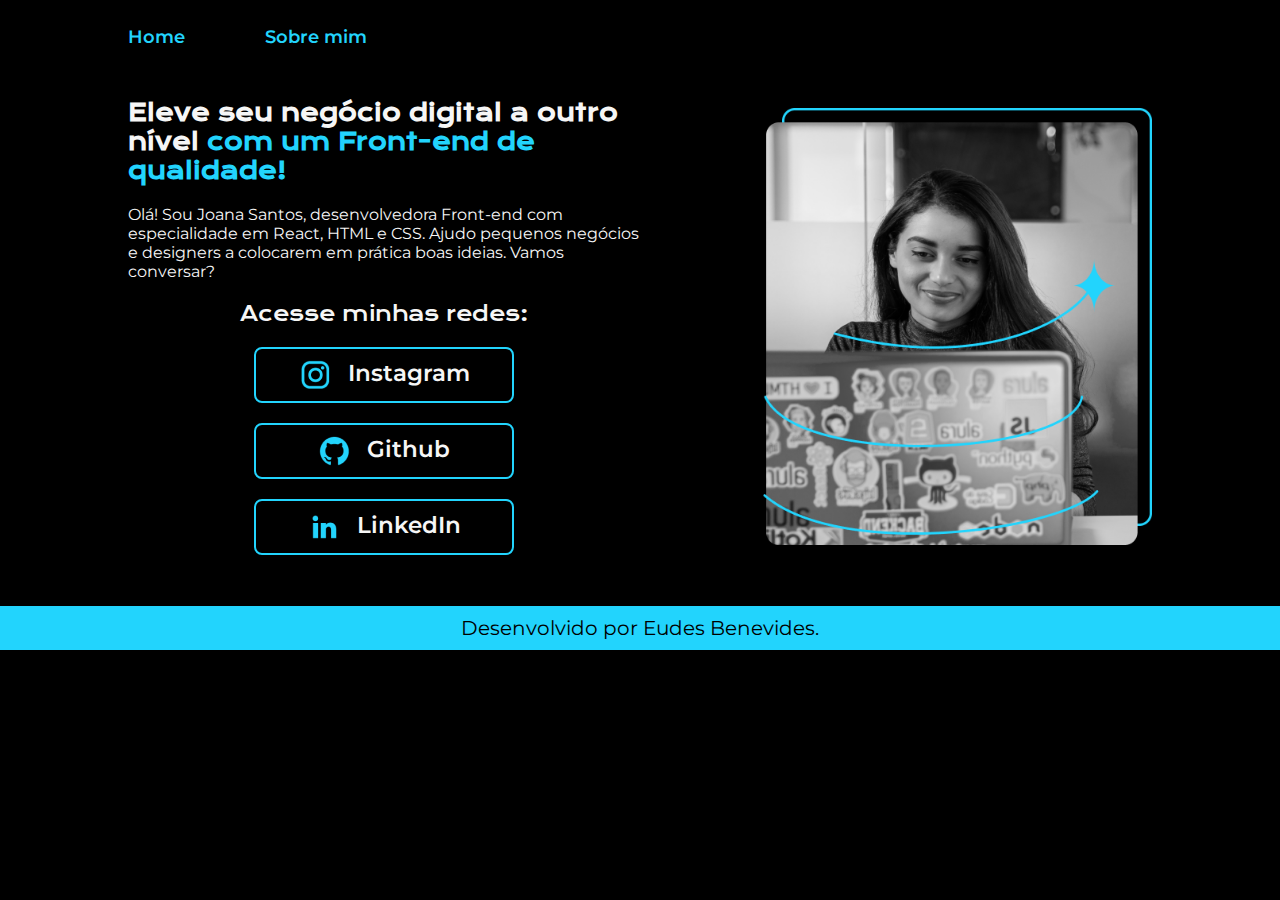
<file: A-partir-do- zero-HTML-e-CSS-para-projetos-web/index.html>
<!DOCTYPE html>
<html lang="pt-br">
<head>
    <meta charset="UTF-8">
    <meta name="viewport" content="width=device-width, initial-scale=1.0">
    <link rel="stylesheet" href="css/style.css">
    <title>Portfolio</title>
</head>
<body>

    <header class="cabecalho">
        <nav class="cabecalho__menu">
            <a class="cabecalho__menu__link" href="index.html">Home</a>
            <a class="cabecalho__menu__link" href="about.html">Sobre mim</a>
        </nav>
    </header>

    <main class="apresentacao">

        <section class="apresentacao__conteudo">
            <h1 class="apresentacao__conteudo__titulo">Eleve seu negócio digital a outro nível <strong class="titulo-destaque">com um Front-end de qualidade!</strong></h1>

            <p class="apresentacao__conteudo__texto">Olá! Sou Joana Santos, desenvolvedora Front-end com especialidade em React, HTML e CSS. Ajudo pequenos negócios e designers a colocarem em prática boas ideias. Vamos conversar?</p>

                <div class="apresentacao__links">
                    
                    <h2 class="apresentacao__links__subtitulo">Acesse minhas redes:</h2>

                    <a class="apresentacao__links__link" href="https://www.instagram.com/mecstitch/" target="_blank">
                        <img src="img/instagram.png" alt="Logo instagram">    
                            Instagram
                    </a>
                    <a class="apresentacao__links__link" href="https://github.com/MecStitch" target="_blank">
                        <img src="img/github.png" alt="Logo Github">
                            Github
                    </a>
                    <a class="apresentacao__links__link" href="https://www.linkedin.com/in/eudes-benevides/" target="_blank">
                        <img src="img/linkedin.png" alt="Logo LinkedIn">
                            LinkedIn
                    </a>
                </div>
        </section>

        <img class="texto__imagem" src="img/Imagem.png" alt="Foto uma mulher usando o computador">

    </main>

    <footer class="rodape">
        <p>Desenvolvido por Eudes Benevides.</p>
    </footer>
    
</body>
</html>
</file>
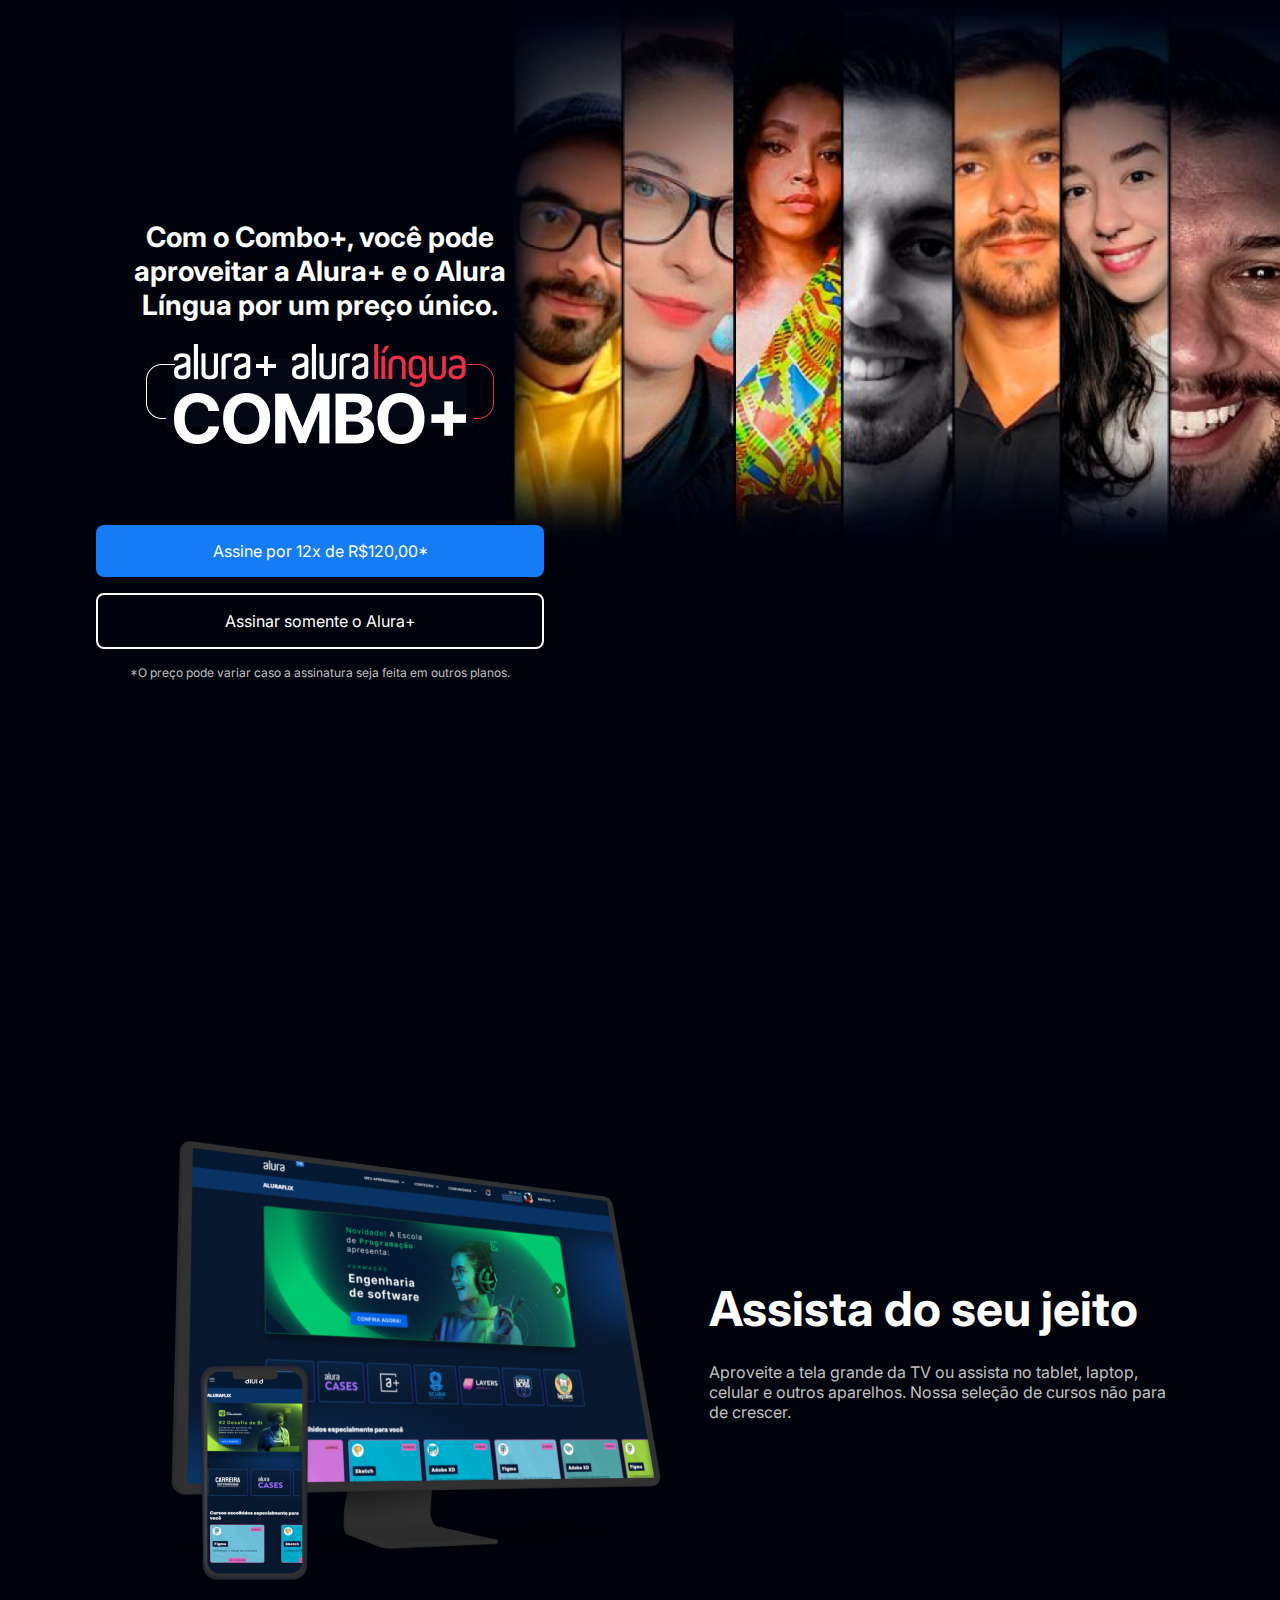
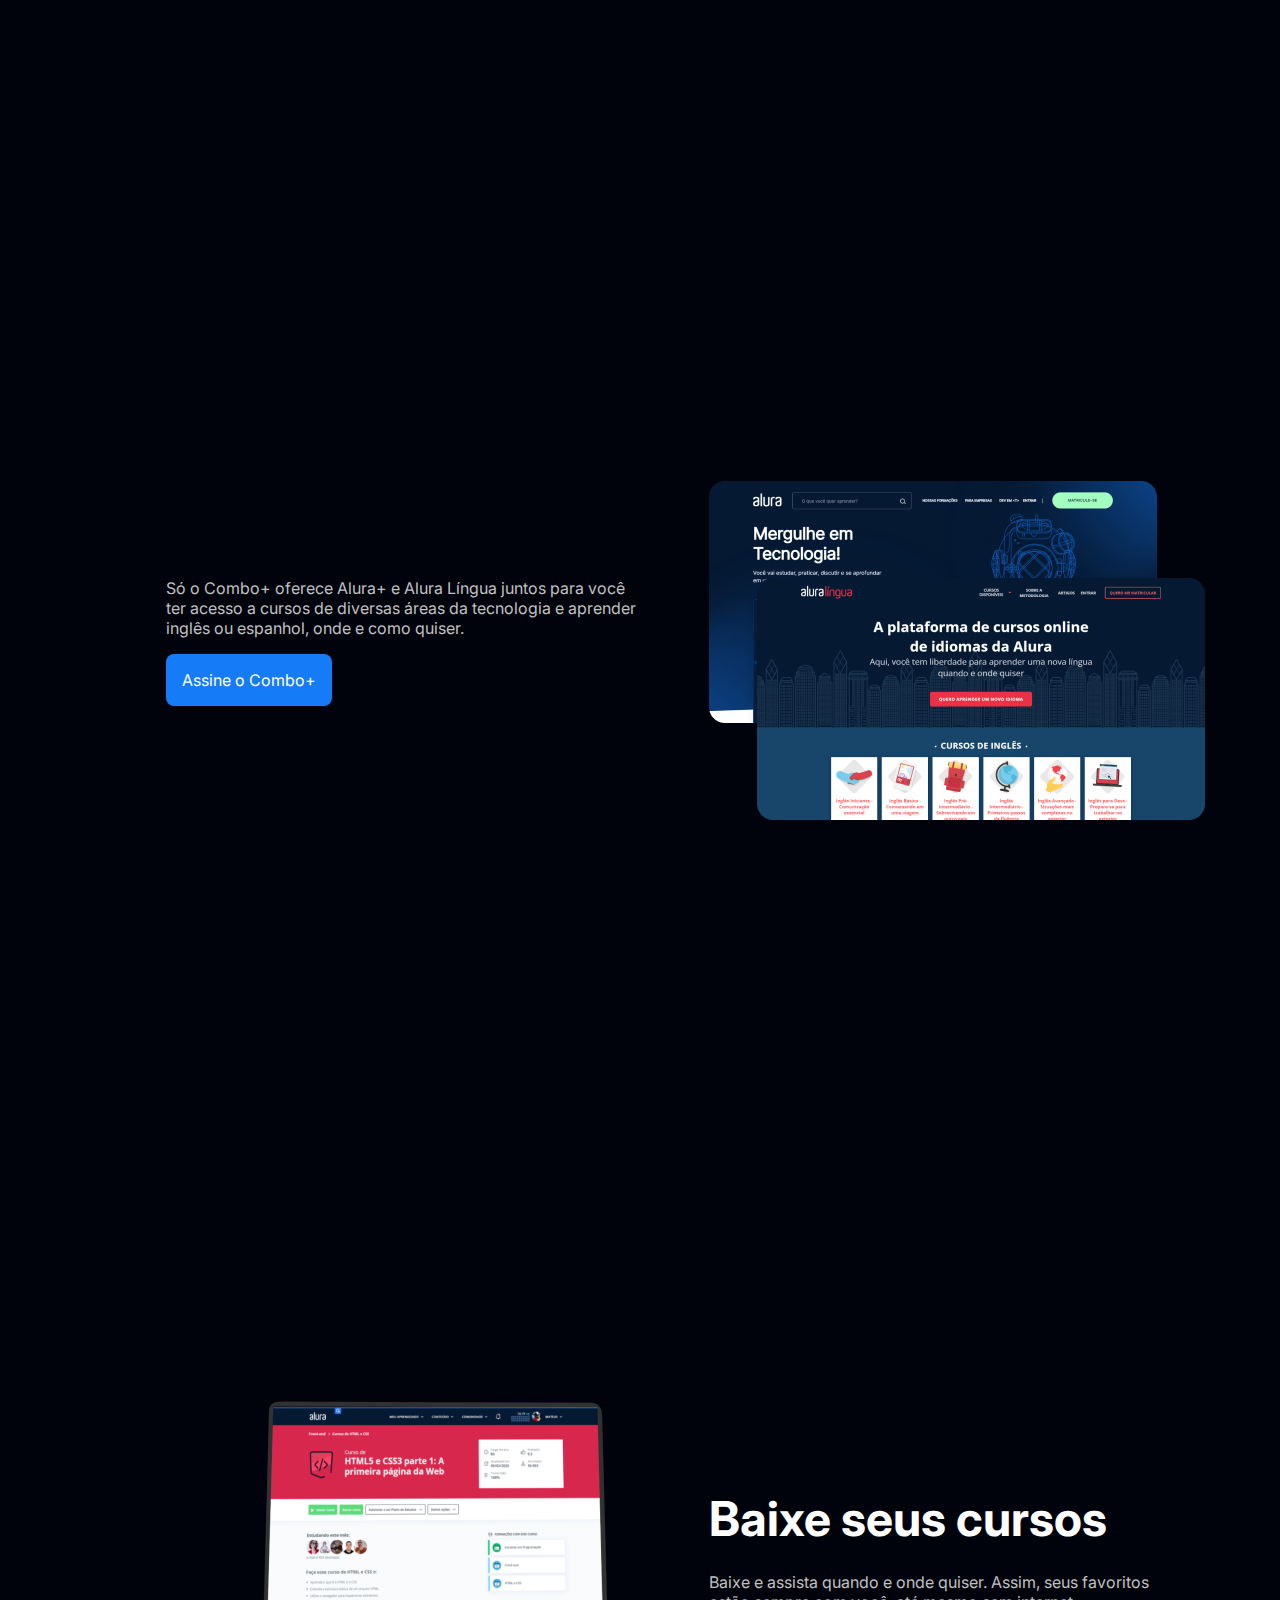
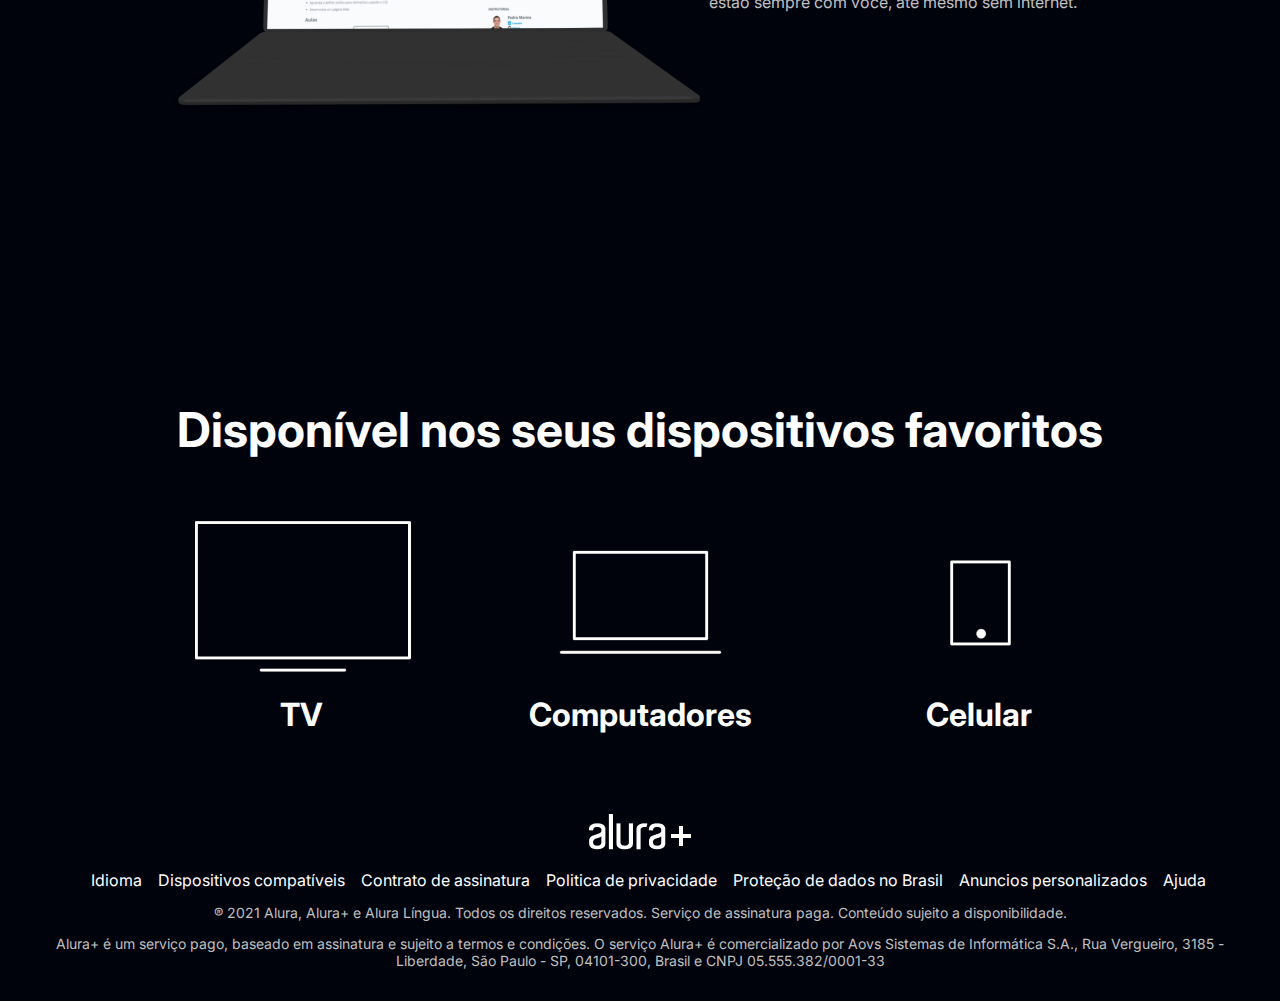
<file: HTML e CSS praticando HTMLCSS/index.html>
<!DOCTYPE html>
<html lang="pt-br">
<head>
    <meta charset="UTF-8">
    <meta name="viewport" content="width=device-width, initial-scale=1.0">
    <link rel="stylesheet" href="css/style.css">
    <title>Alura Plus</title>
</head>
<body>
    <header></header>
    <main>

        <section class="container principal">

            <div class="container__caixa">
                <h1 class="container__titulo">Com o Combo+, você pode aproveitar a Alura+ e o Alura Língua por um preço único.</h1>
                <img src="img/Combo.png" alt=" Foto do Combo da assinatura da Alura" class="container__imagem">
                <a href="https://www.alura.com.br/" class="container__botao" target="_blank">Assine por 12x de R$120,00*</a>
                <a href="https://www.alura.com.br/" class="container__botao botao__dois" target="_blank">Assinar somente o Alura+</a>
                <p class="container__aviso">*O preço pode variar caso a assinatura seja feita em outros planos.</p>
            </div>

        </section>

        <section class="container secundario">
            
            <img src="img/Plataformas.png" alt="Um monitor e um celular com o Alura Plus aberto">
            <div class="container_descricao">
                <h2 class="descricao__titulo">Assista do seu jeito</h2>
                <p class="descricao__texto">
                    Aproveite a tela grande da TV ou assista no tablet, laptop, celular e outros aparelhos. Nossa seleção de cursos não para de crescer.
                </p>
            </div>

        </section>

        <section class="container terceiro">

            <div class="container__texto">
                <p class="texto__descricao">Só o Combo+ oferece Alura+ e Alura Língua juntos para você ter acesso a cursos de diversas áreas da tecnologia e aprender inglês ou espanhol, onde e como quiser.</p>
                <a href="https://www.alura.com.br/" class="container__botao botao__descricao" target="_blank">Assine o Combo+</a>
            </div>

            <img src="img/Telas.png" alt="Fotos da tela inicial da página da Alura lingua">
        </section>

        <section class="container quarto">

        <img src="img/Notebook.png" alt="Foto da página de cursos da Alura">

            <div class="container__curso">
                <h2 class="descricao__titulo curso__titulo">Baixe seus cursos</h2>
                <p class="descricao__texto curso__descricao">Baixe e assista quando e onde quiser. Assim, seus favoritos estão sempre com você, até mesmo sem internet.</p>
            </div>

        </section>

        <section class="dispositivos">
            
            <h2 class="dispositivos__titulo">Disponível nos seus dispositivos favoritos</h2>
                <ul class="dispositivos__lista">
                    <li>
                        <img src="img/tv.png" alt="icone de televisão">
                        <h3 class="lista__item">TV</h3>
                    </li>

                    <li>
                        <img src="img/computador.png" alt="icone de computador">
                        <h3 class="lista__item">Computadores</h3>
                    </li>
                    <li>
                        <img src="img/celular.png" alt="icone de celular">
                        <h3 class="lista__item">Celular</h3>
                    </li>
                </ul>

        </section>

    </main>

    <footer class="rodape">
        <img src="img/Logo.png" alt=" logo Alura+">
        <ul class="rodape__lista">

            <li class="lista__link">
                <a href="#">Idioma</a>
            </li>
            <li class="lista__link">
                <a href="#">Dispositivos compatíveis</a>
            </li>
            <li class="lista__link">
                <a href="#">Contrato de assinatura</a>
            </li>
            <li class="lista__link">
                <a href="#">Politica de privacidade</a>
            </li>
            <li class="lista__link">
                <a href="#">Proteção de dados no Brasil</a>
            </li>
            <li class="lista__link">
                <a href="#">Anuncios personalizados</a>
            </li>
            <li class="lista__link">
                <a href="#">Ajuda</a>
            </li>
        </ul>

        <p class="rodape__texto">® 2021 Alura, Alura+ e Alura Língua. Todos os direitos reservados. Serviço de assinatura paga. Conteúdo sujeito a disponibilidade.</p>
        <p class="rodape__texto"> Alura+ é um serviço pago, baseado em assinatura e sujeito a termos e condições. O serviço Alura+ é comercializado por Aovs Sistemas de Informática S.A., Rua Vergueiro, 3185 - Liberdade, São Paulo - SP, 04101-300, Brasil e CNPJ 05.555.382/0001-33</p>

    </footer>
    
</body>
</html>
</file>
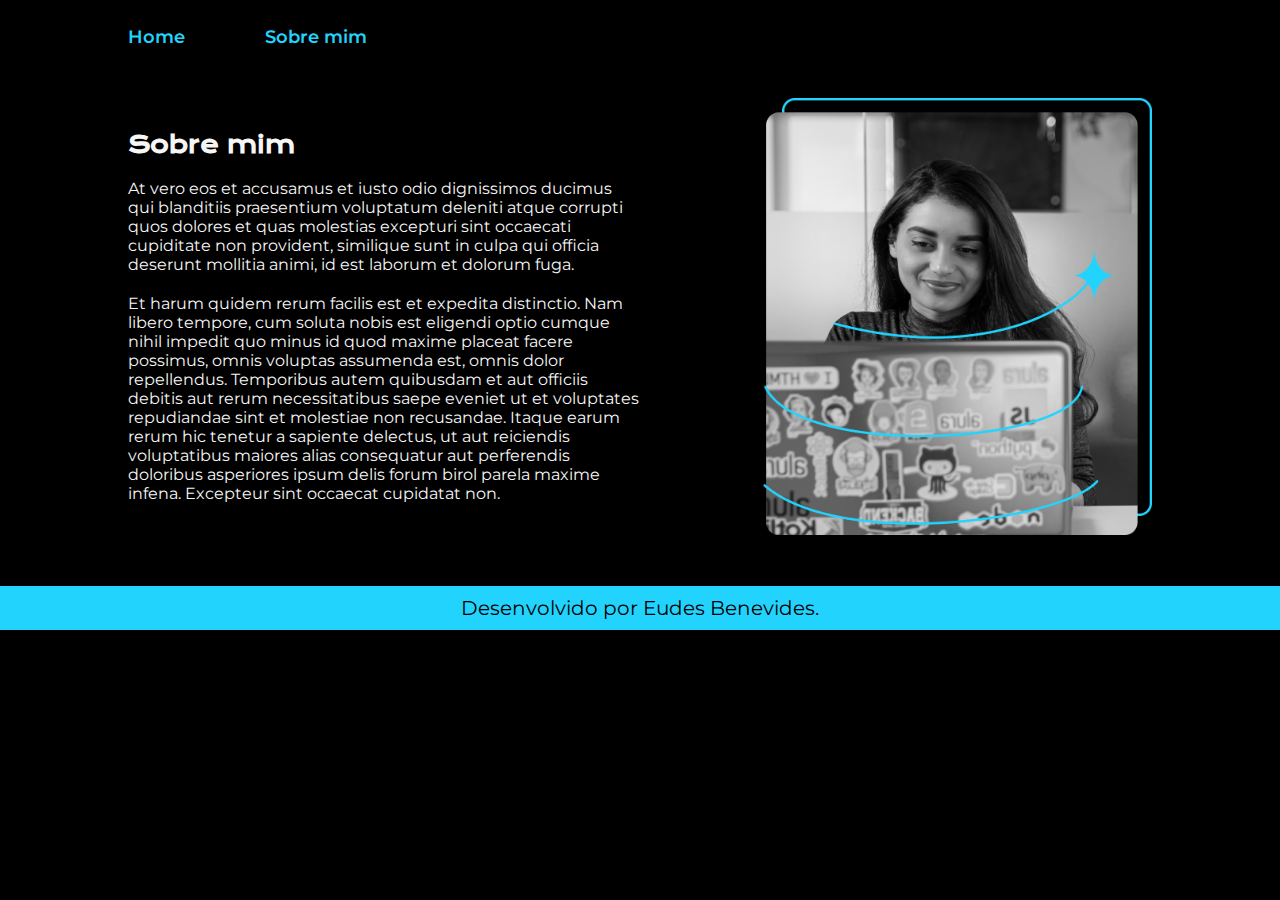
<file: A-partir-do- zero-HTML-e-CSS-para-projetos-web/about.html>
<!DOCTYPE html>
<html lang="pt-br">
<head>
    <meta charset="UTF-8">
    <meta name="viewport" content="width=device-width, initial-scale=1.0">
    <link rel="stylesheet" href="css/style.css">
    <title>Sobre mim</title>
</head>
<body>

    <header class="cabecalho">
        <nav class="cabecalho__menu">
            <a class="cabecalho__menu__link" href="index.html">Home</a>
            <a class="cabecalho__menu__link" href="about.html">Sobre mim</a>
        </nav>
    </header>

    <main class="apresentacao">

        <section class="apresentacao__conteudo">
            <h1 class="apresentacao__conteudo__titulo">Sobre mim</h1>

            <p class="apresentacao__conteudo__texto">At vero eos et accusamus et iusto odio dignissimos ducimus qui blanditiis praesentium voluptatum deleniti atque corrupti quos dolores et quas molestias excepturi sint occaecati cupiditate non provident, similique sunt in culpa qui officia deserunt mollitia animi, id est laborum et dolorum fuga.</p>
            <p class="apresentacao__conteudo__texto">Et harum quidem rerum facilis est et expedita distinctio. Nam libero tempore, cum soluta nobis est eligendi optio cumque nihil impedit quo minus id quod maxime placeat facere possimus, omnis voluptas assumenda est, omnis dolor repellendus. Temporibus autem quibusdam et aut officiis debitis aut rerum necessitatibus saepe eveniet ut et voluptates repudiandae sint et molestiae non recusandae. Itaque earum rerum hic tenetur a sapiente delectus, ut aut reiciendis voluptatibus maiores alias consequatur aut perferendis doloribus asperiores ipsum delis forum birol parela maxime infena. Excepteur sint occaecat cupidatat non.</p>
        </section>

        <img class="texto__imagem" src="img/Imagem.png" alt="Foto uma mulher usando o computador">
    </main>

    <footer class="rodape">
        <p>Desenvolvido por Eudes Benevides.</p>
    </footer>
</body>
</html>
</file>
<file: A-partir-do- zero-HTML-e-CSS-para-projetos-web/css/style.css>
@import url('https://fonts.googleapis.com/css2?family=Krona+One&family=Montserrat:wght@400;600&display=swap');

*{
    margin: 0;
    padding: 0;
}

:root {
    --cor-destaque:#22D4FD;
    --cor-texto:#F6F6F6;
    --cor-fundo:#000000;
    --cor-hover: #272727;
}

body {
    box-sizing: border-box;
    background-color:var(--cor-fundo);
    color: var(--cor-texto);
}

.cabecalho {
    padding: 2% 0% 0% 10%;
}

.cabecalho__menu {
    display: flex;
    gap: 80px;
}

.cabecalho__menu__link {
    font-family: 'Montserrat', sans-serif;
    font-size: 1.12rem;
    font-weight: 600;
    color: var(--cor-destaque);
    text-decoration: none;
}

.apresentacao {
    padding: 4% 10%;
    display: flex;
    align-items: center;
    justify-content: space-between;
    gap: 82px;
}

.apresentacao__conteudo {
    width: 50%;
    display: flex;
    flex-direction: column;
    gap: 20px;
}

.apresentacao__conteudo__titulo {
    font-size: 1.43rem;
    font-family: 'Krona One', sans-serif;
}

.apresentacao__conteudo__texto {
    font-size: 1rem;
    font-family: 'Montserrat', sans-serif;
}

.titulo-destaque {
    color:var(--cor-destaque);
}

.apresentacao__links {
    display: flex;
    flex-direction: column;
    justify-content: space-between;
    align-items: center;
    gap: 20px;
}

.apresentacao__links__subtitulo {
    font-family: 'Krona One', sans-serif;
    font-weight: 400;
    font-size: 1.25rem;
}

.apresentacao__links__link {
    display: flex;
    justify-content: center;
    gap: 16px;
    border: 2px solid var(--cor-destaque);
    width: 50%;
    text-align: center;
    border-radius: 8px;
    font-size: 1.43rem;
    font-weight: 600;
    padding: 10px 0px;
    text-decoration: none;
    color: var(--cor-texto);
    font-family: 'Montserrat', sans-serif;
}

.apresentacao__links__link:hover {
    background-color: var(--cor-hover);
}

.texto__imagem {
    width: 38%;
}

.rodape{
    padding: 10px;
    color: var(--cor-fundo);
    background-color: #22D4FD;
    text-align: center;
    font-family: 'Montserrat', sans-serif;
    font-size: 1.25rem;
    font-weight: 400;
}

@media (max-width: 1200px) {

    .cabecalho {
        padding: 5%;
    }

    .cabecalho__menu {
        justify-content: center;
    }

    .cabecalho__menu__link {
        font-size: 1.5rem;
    }
    
    .apresentacao{
        flex-direction: column-reverse;
        padding: 5%;
    }
    .apresentacao__conteudo {
        width: auto;
    } 
    
}
</file>
<file: HTML e CSS praticando HTMLCSS/css/style.css>
@import url('https://fonts.googleapis.com/css2?family=Inter:wght@400;700&display=swap');

*{
    margin: 0;
    padding: 0;
}

:root {
    --cor-efeito: #3d94ff;
    --cor-fundo: #00030C;
    --cor-texto: #FFFFFF;
    --cor-texto-secundario: #C0C0C0;
    --cor-botao: #167BF7;

}

body {

    background-color: var(--cor-fundo);
    color: var(--cor-texto);
    font-family: 'Inter', sans-serif;

}

.principal {

    background-image: url("../img/Background.png");
    background-repeat: no-repeat;
    background-size: contain;
    align-items: center;
    text-align: center;
}

.container {
    height: 100vh;
    display: grid;
    grid-template-columns: 50% 50%;
}

.container__titulo {
    font-size: 28px;
    font-weight: 700;
}

.container__imagem {
    margin: 1.37em 0em 3.37em 0em;
}

.container__botao {
    background-color: var(--cor-botao);
    border-radius: 8px;
    padding: 1em;
    color: var(--cor-texto);
    display: block;
    text-decoration: none;
    margin: 1em 0em;
}

.botao__dois {
    background-color: transparent;
    border: 2px solid var(--cor-texto);

}

.container__aviso {
    color: var(--cor-texto-secundario);
    font-size: 12px;
}

.container__caixa{
    margin: 0em 6em;
}

.secundario__imagem {
    width: 80%;
}

.secundario {
    align-items: center;
    margin: 0em 10.35em;
    gap: 4.31em;
}

.descricao__titulo {
    font-weight: 700;
    font-size: 48px;
    color: var(--cor-texto);
    margin-bottom: 0.5em;
}

.descricao__texto {
    color: var(--cor-texto-secundario);
}

.terceiro {
    align-items: center;
    margin: 0em 10.35em;
    gap: 4.31em;
}

.terceiro_imagem {
    width: 80%;
}

.texto__descricao {
    color: var(--cor-texto-secundario);
    font-size: 16px;
    font-weight: 400;
}

.botao__descricao {
    display: inline-block;
    margin-top: 1em;
}

.quarto {
    align-items: center;
    margin: 0em 10.35em;
    gap: 4.31em;
}

.quarto_imagem {
    width: 80%;
}

.dispositivos {
    text-align: center;
}

.dispositivos__titulo {
    font-size: 48px;
    color: var(--cor-texto);
}

.lista__item {
    font-size: 32px;
    color: var(--cor-texto);
}

.dispositivos__lista {
    display: flex;
    justify-content: center;
    list-style-type: none;
    margin: 2.5em 0em;
}

.rodape {
    text-align: center;
    margin: 5em 3em 2em 3em;
}

.rodape__lista {
    display: flex;
    justify-content: center;
    list-style: none;
    margin-top: 1em;
}

.lista__link a{
    text-decoration: none;
    font-size: 16px;
    color: var(--cor-texto);
    margin-left: 1em;
}

.rodape__texto {
    color: var(--cor-texto-secundario);
    font-size: 14px;
    margin-top: 1em;
}

.lista__link a:hover{
    color: var(--cor-botao);
}

.container__botao:hover {
    background-color: var(--cor-efeito);
    color: var(--cor-fundo);
}
</file>
